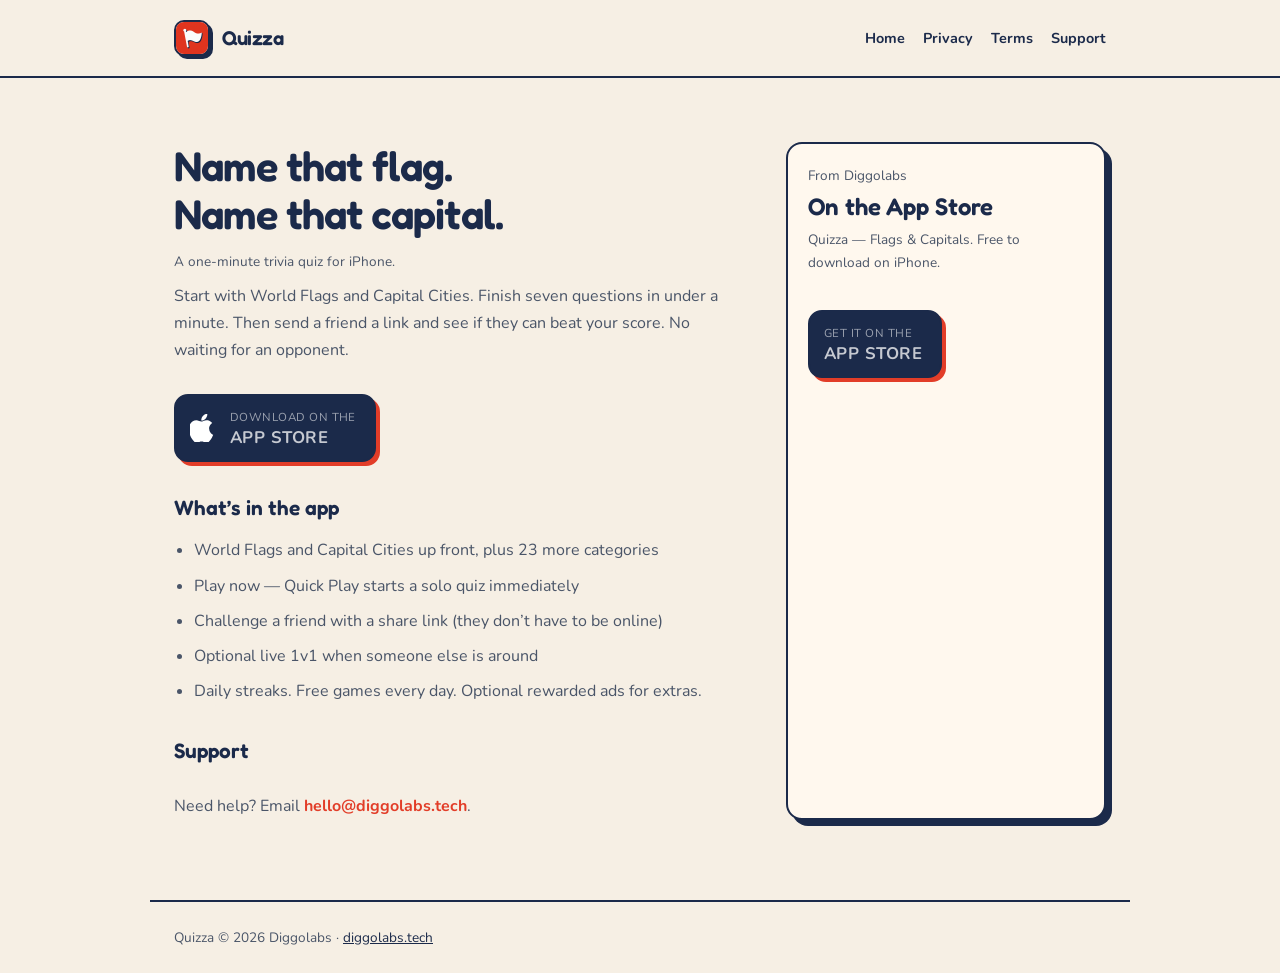
<file: index.html>
<!DOCTYPE html>
<html lang="en">
<head>
    <meta charset="UTF-8">
    <meta name="viewport" content="width=device-width, initial-scale=1.0">
    <title>Quizza — Flags &amp; Capitals Quiz for iPhone</title>
    <meta name="description" content="Name that flag. Name that capital. Finish a quiz in a minute, then challenge a friend. Free on the App Store.">
    <link rel="icon" type="image/png" href="app-icon.png">
    <link rel="apple-touch-icon" href="app-icon.png">
    <link rel="preconnect" href="https://fonts.googleapis.com">
    <link rel="preconnect" href="https://fonts.gstatic.com" crossorigin>
    <link href="https://fonts.googleapis.com/css2?family=Fredoka:wght@500;600;700&family=Nunito:wght@500;700&display=swap" rel="stylesheet">
    <style>
        :root {
            --ink: #0f172a;
            --muted: #475569;
            --line: #e2e8f0;
            --accent: #5b4cdb;
            --bg: #f8fafc;
            --card: #ffffff;
        }
        * { margin: 0; padding: 0; box-sizing: border-box; }
        body {
            font-family: system-ui, -apple-system, BlinkMacSystemFont, "Segoe UI", sans-serif;
            color: var(--ink);
            background: var(--bg);
            line-height: 1.7;
        }
        header {
            position: sticky;
            top: 0;
            background: rgba(248, 250, 252, 0.96);
            backdrop-filter: blur(12px);
            border-bottom: 1px solid var(--line);
            z-index: 10;
        }
        .nav {
            max-width: 980px;
            margin: 0 auto;
            padding: 20px 24px;
            display: flex;
            align-items: center;
            justify-content: space-between;
            gap: 16px;
        }
        .logo {
            font-size: 1.25rem;
            font-weight: 700;
            letter-spacing: -0.02em;
            color: var(--ink);
            text-decoration: none;
            display: inline-flex;
            align-items: center;
            gap: 10px;
        }
        .logo-icon {
            width: 34px;
            height: 34px;
            border-radius: 9px;
            border: 1px solid var(--line);
        }
        .nav-links { display: flex; gap: 18px; font-size: 0.9rem; }
        .nav-links a { color: var(--muted); text-decoration: none; }
        .nav-links a:hover { color: var(--ink); }
        main {
            max-width: 980px;
            margin: 0 auto;
            padding: 64px 24px 80px;
            display: grid;
            grid-template-columns: minmax(0, 1fr) minmax(0, 320px);
            gap: 48px;
        }
        .hero h1 {
            font-size: 2.6rem;
            letter-spacing: -0.02em;
            margin-bottom: 12px;
            line-height: 1.15;
        }
        .hero p { color: var(--muted); margin-bottom: 10px; }
        .store-badge {
            display: inline-flex;
            align-items: center;
            gap: 12px;
            margin-top: 20px;
            padding: 12px 18px 12px 14px;
            background: #000;
            color: #fff;
            text-decoration: none;
            border-radius: 12px;
        }
        .store-badge strong { display: block; font-size: 1.05rem; line-height: 1.2; }
        .store-badge span { font-size: 0.72rem; letter-spacing: 0.04em; text-transform: uppercase; opacity: 0.75; }
        .doc section { margin-top: 28px; }
        .doc h2 { font-size: 1.3rem; margin-bottom: 10px; }
        .doc p, .doc li { color: var(--muted); }
        .doc ul { margin: 12px 0 0 20px; }
        .doc li { margin-bottom: 8px; }
        .card {
            background: var(--card);
            border: 1px solid var(--line);
            border-radius: 18px;
            padding: 20px;
            box-shadow: 0 16px 40px rgba(15, 23, 42, 0.05);
        }
        .screenshots { display: grid; gap: 14px; margin-top: 16px; }
        .screenshots img {
            width: 100%;
            border-radius: 16px;
            border: 1px solid var(--line);
            display: block;
        }
        .meta { font-size: 0.85rem; color: var(--muted); }
        .contact { margin-top: 24px; }
        .contact a { color: var(--accent); text-decoration: none; }
        footer {
            max-width: 980px;
            margin: 0 auto;
            padding: 24px;
            border-top: 1px solid var(--line);
            color: var(--muted);
            font-size: 0.85rem;
        }
        @media (max-width: 900px) {
            main { grid-template-columns: 1fr; }
        }
    </style>
    <link rel="stylesheet" href="brand.css">
</head>
<body>
    <header>
        <div class="nav">
            <a class="logo" href="index.html">
                <img class="logo-icon" src="app-icon.png" alt="Quizza app icon">
                <span>Quizza</span>
            </a>
            <nav class="nav-links">
                <a href="index.html">Home</a>
                <a href="privacy.html">Privacy</a>
                <a href="terms.html">Terms</a>
                <a href="support.html">Support</a>
            </nav>
        </div>
    </header>

    <main>
        <div class="doc">
            <div class="hero">
                <h1>Name that flag.<br>Name that capital.</h1>
                <p class="meta">A one-minute trivia quiz for iPhone.</p>
                <p>Start with World Flags and Capital Cities. Finish seven questions in under a minute. Then send a friend a link and see if they can beat your score. No waiting for an opponent.</p>
                <a class="store-badge" href="https://apps.apple.com/app/id6758245751">
                    <svg width="28" height="28" viewBox="0 0 24 24" fill="currentColor" aria-hidden="true">
                        <path d="M16.365 12.63c-.03-3.2 2.61-4.74 2.73-4.81-1.49-2.18-3.81-2.48-4.63-2.51-1.97-.2-3.84 1.16-4.84 1.16-1.02 0-2.56-1.14-4.21-1.11-2.16.03-4.16 1.26-5.27 3.2-2.26 3.92-.58 9.71 1.62 12.89 1.08 1.56 2.35 3.3 4.02 3.24 1.62-.07 2.23-1.04 4.19-1.04 1.94 0 2.51 1.04 4.21 1.01 1.74-.03 2.84-1.59 3.9-3.16 1.23-1.8 1.74-3.55 1.77-3.64-.04-.02-3.38-1.3-3.41-5.13zM13.5 3.8c.89-1.08 1.49-2.58 1.33-4.08-1.29.05-2.85.86-3.77 1.94-.83.96-1.56 2.5-1.36 3.97 1.44.11 2.91-.73 3.8-1.83z"/>
                    </svg>
                    <span>
                        <span>Download on the</span>
                        <strong>App Store</strong>
                    </span>
                </a>
            </div>

            <section>
                <h2>What’s in the app</h2>
                <ul>
                    <li>World Flags and Capital Cities up front, plus 23 more categories</li>
                    <li>Play now — Quick Play starts a solo quiz immediately</li>
                    <li>Challenge a friend with a share link (they don’t have to be online)</li>
                    <li>Optional live 1v1 when someone else is around</li>
                    <li>Daily streaks. Free games every day. Optional rewarded ads for extras.</li>
                </ul>
            </section>

            <section>
                <h2>Support</h2>
                <p class="contact">Need help? Email <a href="mailto:hello@diggolabs.tech">hello@diggolabs.tech</a>.</p>
            </section>
        </div>

        <aside class="card">
            <div class="meta">From Diggolabs</div>
            <h2>On the App Store</h2>
            <p class="meta">Quizza — Flags &amp; Capitals. Free to download on iPhone.</p>
            <p style="margin-top:16px">
                <a class="store-badge" href="https://apps.apple.com/app/id6758245751">
                    <span>
                        <span>Get it on the</span>
                        <strong>App Store</strong>
                    </span>
                </a>
            </p>
        </aside>
    </main>

    <footer>
        Quizza © 2026 Diggolabs · <a href="https://diggolabs.tech">diggolabs.tech</a>
    </footer>
</body>
</html>
</file>
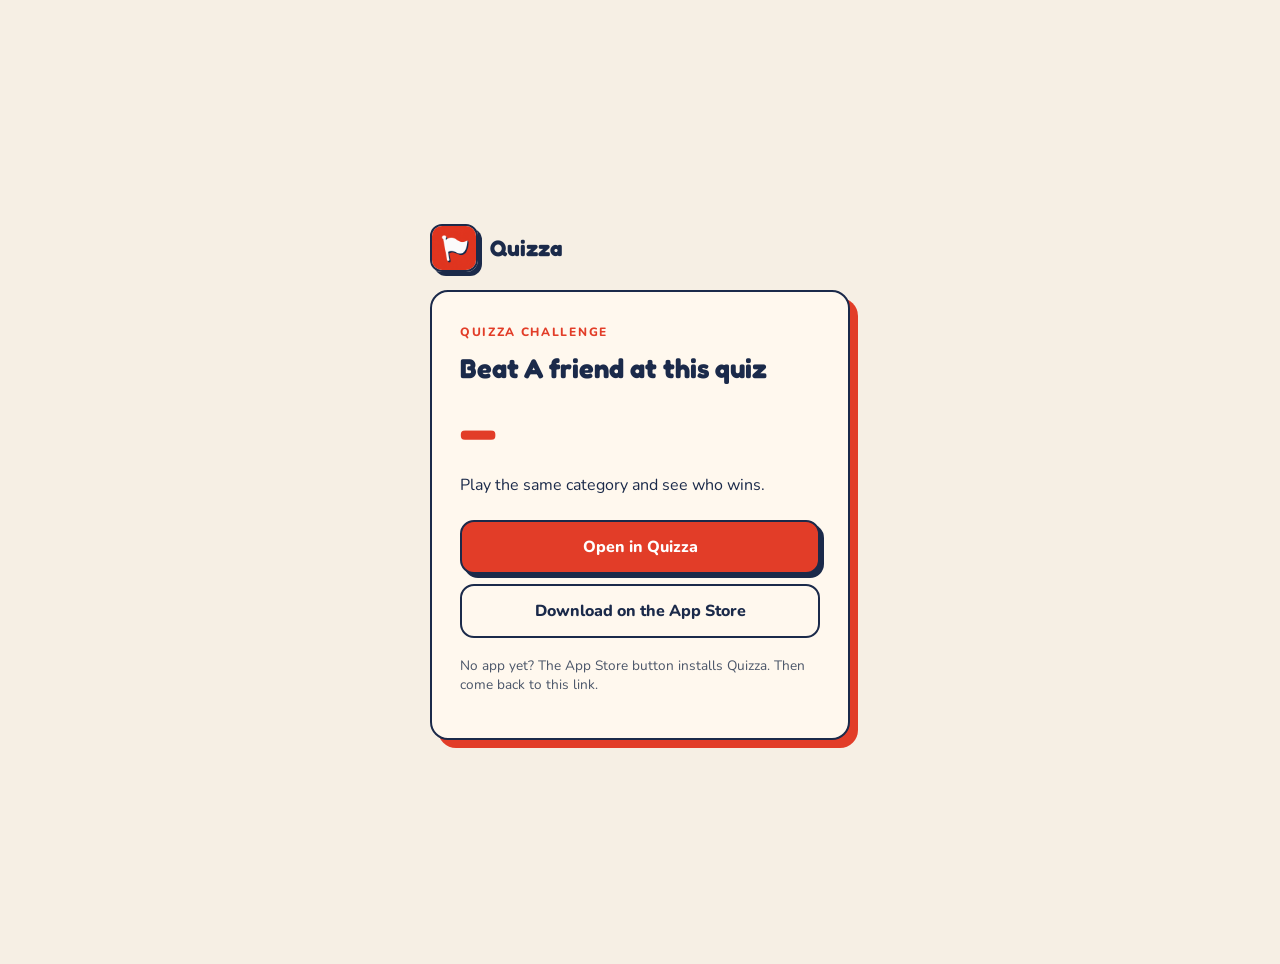
<file: challenge/index.html>
<!DOCTYPE html>
<html lang="en">
<head>
    <meta charset="UTF-8">
    <meta name="viewport" content="width=device-width, initial-scale=1.0">
    <title>Quizza challenge</title>
    <meta name="description" content="Someone challenged you to beat their Quizza score.">
    <link rel="icon" type="image/png" href="../app-icon.png">
    <link rel="preconnect" href="https://fonts.googleapis.com">
    <link rel="preconnect" href="https://fonts.gstatic.com" crossorigin>
    <link href="https://fonts.googleapis.com/css2?family=Fredoka:wght@600;700&family=Nunito:wght@600;700&display=swap" rel="stylesheet">
    <style>
        body {
            margin: 0;
            font-family: "Nunito", system-ui, sans-serif;
            background: #F6EFE4;
            color: #1B2A4A;
            min-height: 100vh;
            display: flex;
            align-items: center;
            justify-content: center;
            padding: 32px 20px;
        }
        .wrap {
            max-width: 420px;
            width: 100%;
        }
        .brand {
            display: flex;
            align-items: center;
            gap: 12px;
            margin-bottom: 18px;
            font-family: "Fredoka", sans-serif;
            font-weight: 700;
            font-size: 1.4rem;
        }
        .brand img {
            width: 44px;
            height: 44px;
            border-radius: 12px;
            border: 2.5px solid #1B2A4A;
            box-shadow: 4px 4px 0 #1B2A4A;
        }
        .card {
            background: #FFF8EE;
            border: 2.5px solid #1B2A4A;
            border-radius: 18px;
            padding: 32px 28px;
            box-shadow: 8px 8px 0 #E23D28;
        }
        .kicker {
            font-size: 12px;
            letter-spacing: 0.14em;
            font-weight: 800;
            color: #E23D28;
        }
        h1 {
            font-family: "Fredoka", sans-serif;
            font-size: 1.7rem;
            margin: 12px 0 8px;
            line-height: 1.2;
        }
        .score {
            font-family: "Fredoka", sans-serif;
            font-size: 3.4rem;
            font-weight: 700;
            margin: 12px 0;
            color: #E23D28;
        }
        p { margin: 0 0 12px; }
        .actions { display: grid; gap: 10px; margin-top: 24px; }
        a.btn {
            display: block;
            text-align: center;
            text-decoration: none;
            border-radius: 14px;
            padding: 14px 16px;
            font-weight: 800;
            border: 2.5px solid #1B2A4A;
        }
        .primary { background: #E23D28; color: #fff; box-shadow: 4px 4px 0 #1B2A4A; }
        .secondary { background: #FFF8EE; color: #1B2A4A; }
        .fallback { margin-top: 18px; font-size: 0.85rem; color: #4A5568; }
        .fallback a { color: inherit; }
    </style>
</head>
<body>
    <div class="wrap">
        <div class="brand">
            <img src="../app-icon.png" alt="Quizza">
            <span>Quizza</span>
        </div>
        <div class="card">
            <div class="kicker">QUIZZA CHALLENGE</div>
            <h1 id="headline">Beat this score</h1>
            <div class="score" id="score">—</div>
            <p id="detail">Open Quizza and play the same category.</p>
            <div class="actions">
                <a class="btn primary" id="open-app" href="quizza://challenge">Open in Quizza</a>
                <a class="btn secondary" href="https://apps.apple.com/app/id6758245751">Download on the App Store</a>
            </div>
            <p class="fallback">No app yet? The App Store button installs Quizza. Then come back to this link.</p>
        </div>
    </div>
    <script>
        const params = new URLSearchParams(window.location.search);
        const category = params.get("cn") || params.get("c") || "this quiz";
        const name = params.get("n") || "A friend";
        const score = params.get("s") || "";
        const correct = params.get("a");
        const total = params.get("q");

        document.getElementById("headline").textContent = "Beat " + name + " at " + category;
        if (score) document.getElementById("score").textContent = score;
        let detail = "Play the same category and see who wins.";
        if (correct && total) detail = name + " got " + correct + "/" + total + " correct.";
        document.getElementById("detail").textContent = detail;

        const appLink = "quizza://challenge?" + params.toString();
        document.getElementById("open-app").href = appLink;
        window.setTimeout(function () {
            window.location.href = appLink;
        }, 400);
    </script>
</body>
</html>
</file>
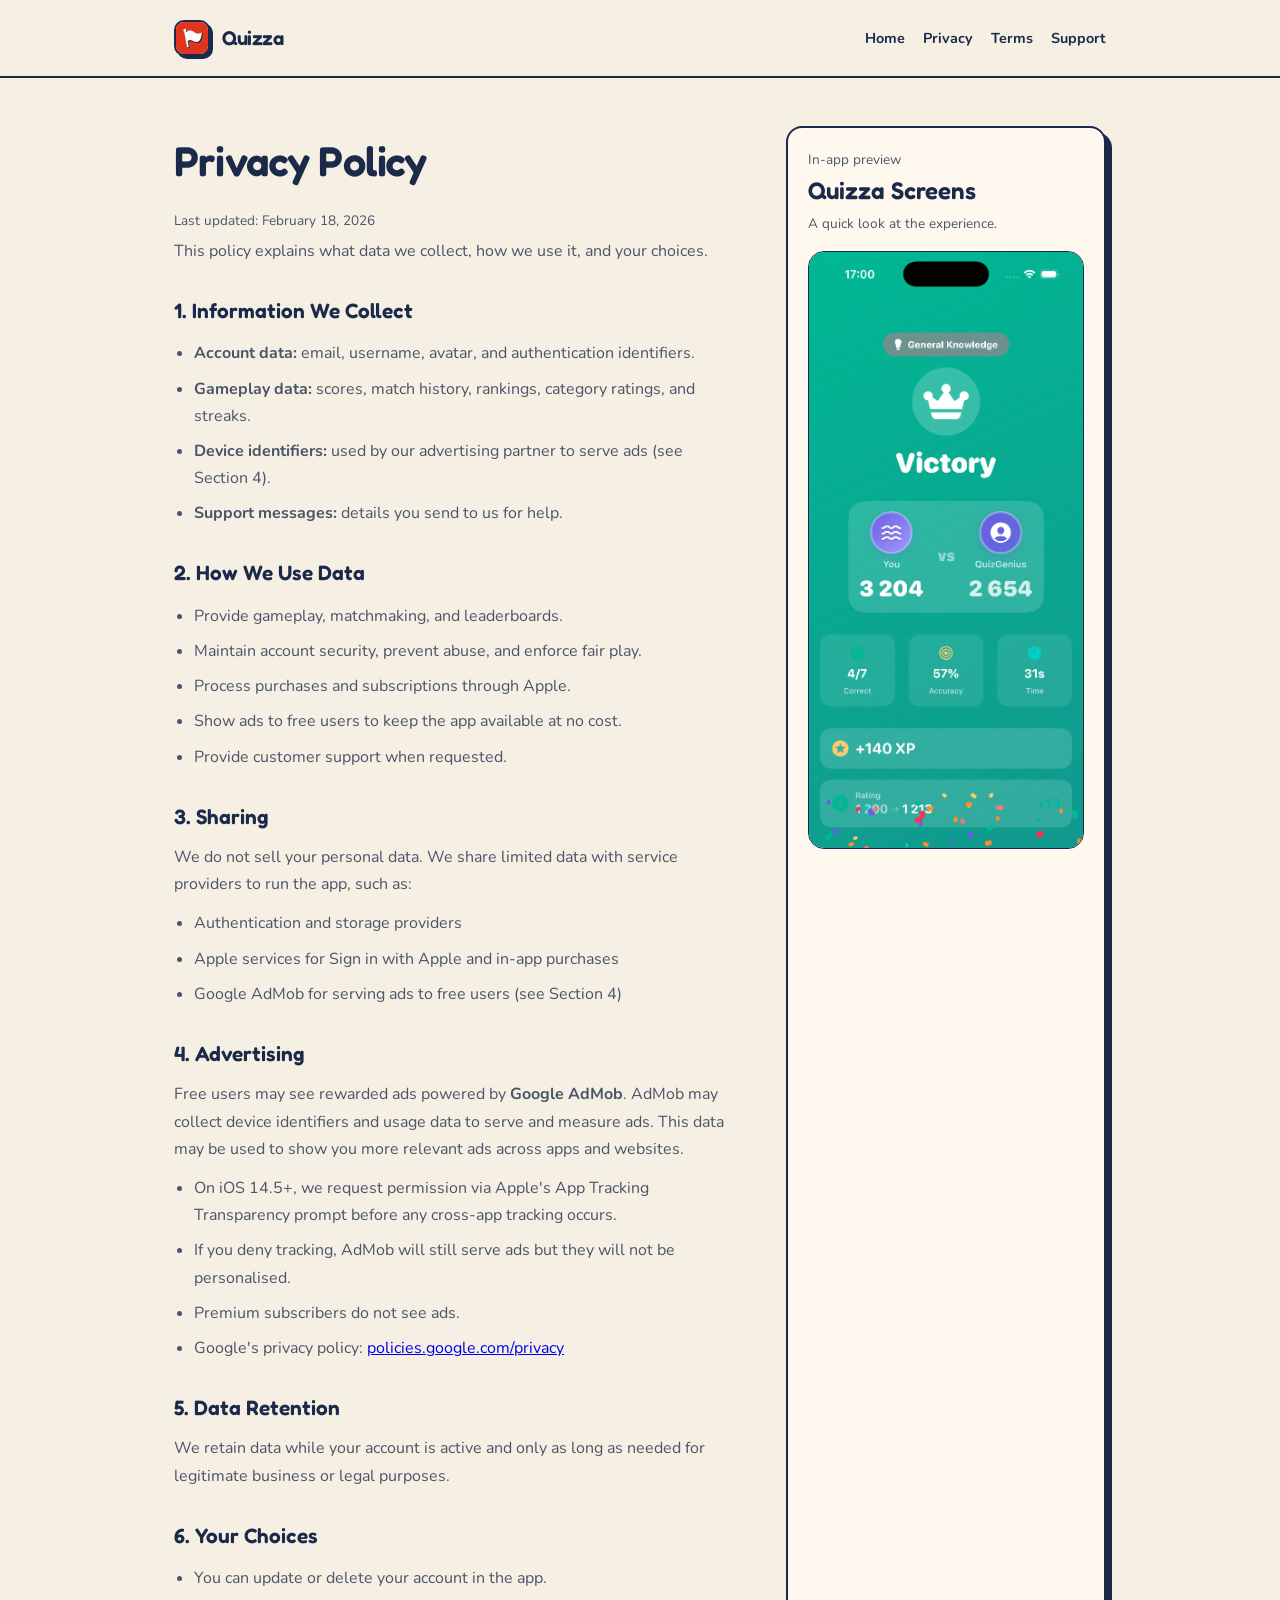
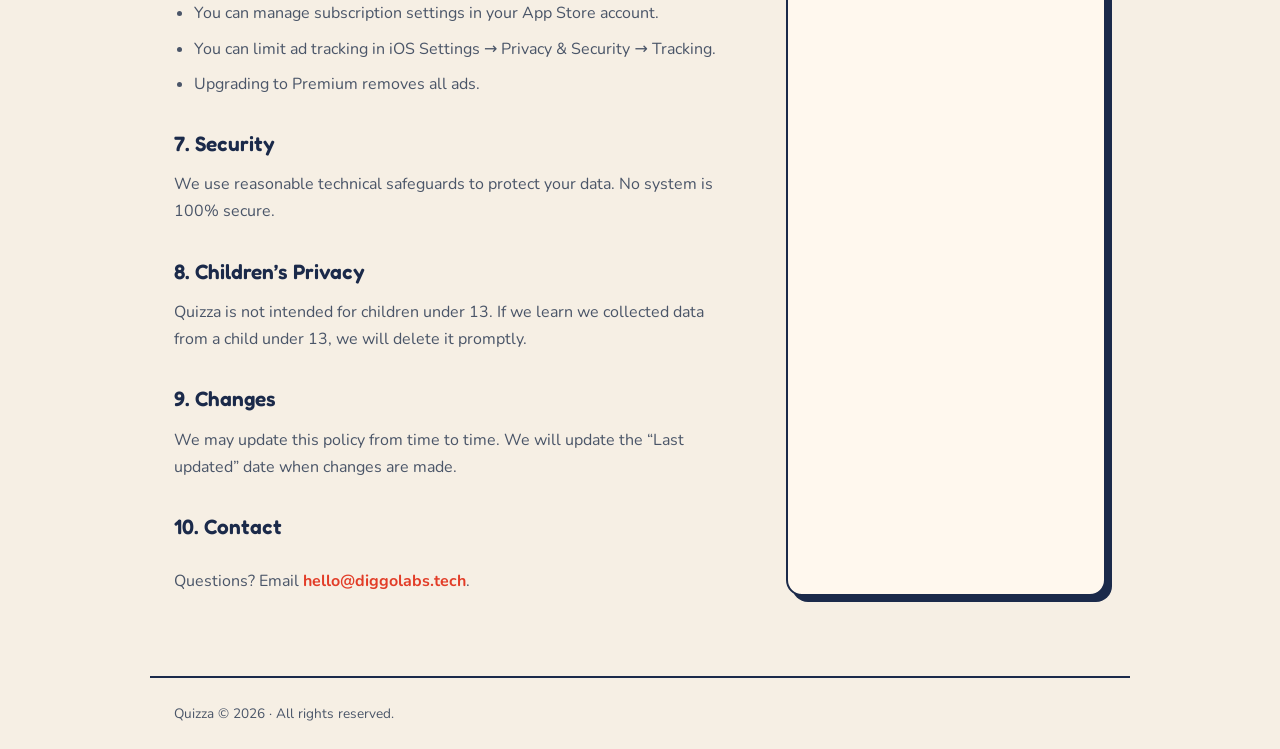
<file: privacy.html>
<!DOCTYPE html>
<html lang="en">
<head>
    <meta charset="UTF-8">
    <meta name="viewport" content="width=device-width, initial-scale=1.0">
    <title>Privacy — Quizza</title>
    <link rel="icon" type="image/png" href="app-icon.png">
    <link rel="apple-touch-icon" href="app-icon.png">
    <link rel="preconnect" href="https://fonts.googleapis.com">
    <link rel="preconnect" href="https://fonts.gstatic.com" crossorigin>
    <link href="https://fonts.googleapis.com/css2?family=Fredoka:wght@500;600;700&family=Nunito:wght@500;700&display=swap" rel="stylesheet">
    <style>
        :root {
            --ink: #0f172a;
            --muted: #475569;
            --line: #e2e8f0;
            --accent: #1d4ed8;
            --bg: #f8fafc;
            --card: #ffffff;
        }

        * {
            margin: 0;
            padding: 0;
            box-sizing: border-box;
        }

        body {
            font-family: system-ui, -apple-system, BlinkMacSystemFont, "Segoe UI", sans-serif;
            color: var(--ink);
            background: var(--bg);
            line-height: 1.7;
        }

        header {
            position: sticky;
            top: 0;
            background: rgba(248, 250, 252, 0.96);
            backdrop-filter: blur(12px);
            border-bottom: 1px solid var(--line);
            z-index: 10;
        }

        .nav {
            max-width: 980px;
            margin: 0 auto;
            padding: 20px 24px;
            display: flex;
            align-items: center;
            justify-content: space-between;
            gap: 16px;
        }

        .logo {
            font-size: 1.25rem;
            font-weight: 700;
            letter-spacing: -0.02em;
            color: var(--ink);
            text-decoration: none;
            display: inline-flex;
            align-items: center;
            gap: 10px;
        }

        .logo-icon {
            width: 34px;
            height: 34px;
            border-radius: 9px;
            border: 1px solid var(--line);
        }

        .nav-links {
            display: flex;
            gap: 18px;
            font-size: 0.9rem;
        }

        .nav-links a {
            color: var(--muted);
            text-decoration: none;
        }

        .nav-links a:hover {
            color: var(--ink);
        }

        main {
            max-width: 980px;
            margin: 0 auto;
            padding: 48px 24px 80px;
            display: grid;
            grid-template-columns: minmax(0, 1fr) minmax(0, 320px);
            gap: 48px;
        }

        .hero h1 {
            font-size: 2.6rem;
            letter-spacing: -0.02em;
            margin-bottom: 12px;
        }

        .hero p {
            color: var(--muted);
            margin-bottom: 6px;
        }

        .doc section {
            margin-top: 28px;
        }

        .doc h2 {
            font-size: 1.3rem;
            margin-bottom: 10px;
        }

        .doc p,
        .doc li {
            color: var(--muted);
        }

        .doc ul {
            margin: 12px 0 0 20px;
        }

        .doc li {
            margin-bottom: 8px;
        }

        .card {
            background: var(--card);
            border: 1px solid var(--line);
            border-radius: 18px;
            padding: 20px;
            box-shadow: 0 16px 40px rgba(15, 23, 42, 0.05);
        }

        .screenshots {
            display: grid;
            gap: 14px;
            margin-top: 16px;
        }

        .screenshots img {
            width: 100%;
            border-radius: 16px;
            border: 1px solid var(--line);
            display: block;
        }

        .meta {
            font-size: 0.85rem;
            color: var(--muted);
        }

        .contact {
            margin-top: 24px;
        }

        .contact a {
            color: var(--accent);
            text-decoration: none;
        }

        footer {
            max-width: 980px;
            margin: 0 auto;
            padding: 24px;
            border-top: 1px solid var(--line);
            color: var(--muted);
            font-size: 0.85rem;
        }

        @media (max-width: 900px) {
            main {
                grid-template-columns: 1fr;
            }
        }
    </style>
    <link rel="stylesheet" href="brand.css">
</head>
<body>
    <header>
        <div class="nav">
            <a class="logo" href="index.html">
                <img class="logo-icon" src="app-icon.png" alt="Quizza app icon">
                <span>Quizza</span>
            </a>
            <nav class="nav-links">
                <a href="index.html">Home</a>
                <a href="privacy.html">Privacy</a>
                <a href="terms.html">Terms</a>
                <a href="support.html">Support</a>
            </nav>
        </div>
    </header>

    <main>
        <div class="doc">
            <div class="hero">
                <h1>Privacy Policy</h1>
                <p class="meta">Last updated: February 18, 2026</p>
                <p>This policy explains what data we collect, how we use it, and your choices.</p>
            </div>

            <section>
                <h2>1. Information We Collect</h2>
                <ul>
                    <li><strong>Account data:</strong> email, username, avatar, and authentication identifiers.</li>
                    <li><strong>Gameplay data:</strong> scores, match history, rankings, category ratings, and streaks.</li>
                    <li><strong>Device identifiers:</strong> used by our advertising partner to serve ads (see Section 4).</li>
                    <li><strong>Support messages:</strong> details you send to us for help.</li>
                </ul>
            </section>

            <section>
                <h2>2. How We Use Data</h2>
                <ul>
                    <li>Provide gameplay, matchmaking, and leaderboards.</li>
                    <li>Maintain account security, prevent abuse, and enforce fair play.</li>
                    <li>Process purchases and subscriptions through Apple.</li>
                    <li>Show ads to free users to keep the app available at no cost.</li>
                    <li>Provide customer support when requested.</li>
                </ul>
            </section>

            <section>
                <h2>3. Sharing</h2>
                <p>We do not sell your personal data. We share limited data with service providers to run the app, such as:</p>
                <ul>
                    <li>Authentication and storage providers</li>
                    <li>Apple services for Sign in with Apple and in‑app purchases</li>
                    <li>Google AdMob for serving ads to free users (see Section 4)</li>
                </ul>
            </section>

            <section>
                <h2>4. Advertising</h2>
                <p>Free users may see rewarded ads powered by <strong>Google AdMob</strong>. AdMob may collect device identifiers and usage data to serve and measure ads. This data may be used to show you more relevant ads across apps and websites.</p>
                <ul>
                    <li>On iOS 14.5+, we request permission via Apple's App Tracking Transparency prompt before any cross-app tracking occurs.</li>
                    <li>If you deny tracking, AdMob will still serve ads but they will not be personalised.</li>
                    <li>Premium subscribers do not see ads.</li>
                    <li>Google's privacy policy: <a href="https://policies.google.com/privacy">policies.google.com/privacy</a></li>
                </ul>
            </section>

            <section>
                <h2>5. Data Retention</h2>
                <p>We retain data while your account is active and only as long as needed for legitimate business or legal purposes.</p>
            </section>

            <section>
                <h2>6. Your Choices</h2>
                <ul>
                    <li>You can update or delete your account in the app.</li>
                    <li>You can manage subscription settings in your App Store account.</li>
                    <li>You can limit ad tracking in iOS Settings → Privacy &amp; Security → Tracking.</li>
                    <li>Upgrading to Premium removes all ads.</li>
                </ul>
            </section>

            <section>
                <h2>7. Security</h2>
                <p>We use reasonable technical safeguards to protect your data. No system is 100% secure.</p>
            </section>

            <section>
                <h2>8. Children’s Privacy</h2>
                <p>Quizza is not intended for children under 13. If we learn we collected data from a child under 13, we will delete it promptly.</p>
            </section>

            <section>
                <h2>9. Changes</h2>
                <p>We may update this policy from time to time. We will update the “Last updated” date when changes are made.</p>
            </section>

            <section>
                <h2>10. Contact</h2>
                <p class="contact">Questions? Email <a href="mailto:hello@diggolabs.tech">hello@diggolabs.tech</a>.</p>
            </section>
        </div>

        <aside class="card">
            <div class="meta">In‑app preview</div>
            <h2>Quizza Screens</h2>
            <p class="meta">A quick look at the experience.</p>
            <div class="screenshots">
                <img src="screenshots/screen-1.png" alt="Quizza home screen">
            </div>
        </aside>
    </main>

    <footer>
        Quizza © 2026 · All rights reserved.
    </footer>
</body>
</html>
</file>
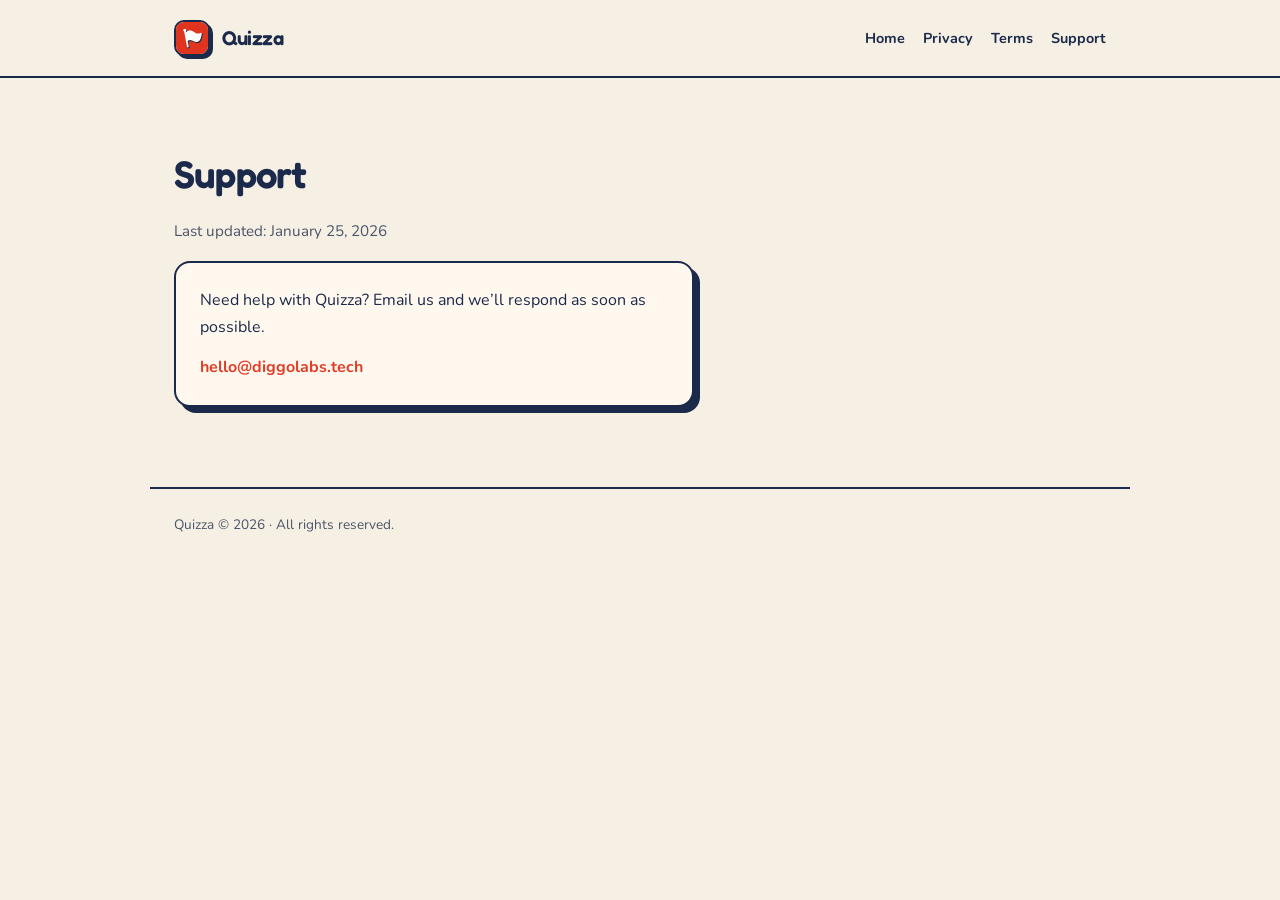
<file: support.html>
<!DOCTYPE html>
<html lang="en">
<head>
    <meta charset="UTF-8">
    <meta name="viewport" content="width=device-width, initial-scale=1.0">
    <title>Support — Quizza</title>
    <link rel="icon" type="image/png" href="app-icon.png">
    <link rel="apple-touch-icon" href="app-icon.png">
    <link rel="preconnect" href="https://fonts.googleapis.com">
    <link rel="preconnect" href="https://fonts.gstatic.com" crossorigin>
    <link href="https://fonts.googleapis.com/css2?family=Fredoka:wght@500;600;700&family=Nunito:wght@500;700&display=swap" rel="stylesheet">
    <style>
        :root {
            --ink: #0f172a;
            --muted: #475569;
            --line: #e2e8f0;
            --accent: #1d4ed8;
            --bg: #f8fafc;
            --card: #ffffff;
        }

        * {
            margin: 0;
            padding: 0;
            box-sizing: border-box;
        }

        body {
            font-family: system-ui, -apple-system, BlinkMacSystemFont, "Segoe UI", sans-serif;
            color: var(--ink);
            background: var(--bg);
            line-height: 1.7;
        }

        header {
            position: sticky;
            top: 0;
            background: rgba(248, 250, 252, 0.96);
            backdrop-filter: blur(12px);
            border-bottom: 1px solid var(--line);
            z-index: 10;
        }

        .nav {
            max-width: 980px;
            margin: 0 auto;
            padding: 20px 24px;
            display: flex;
            align-items: center;
            justify-content: space-between;
            gap: 16px;
        }

        .logo {
            font-size: 1.25rem;
            font-weight: 700;
            letter-spacing: -0.02em;
            color: var(--ink);
            text-decoration: none;
            display: inline-flex;
            align-items: center;
            gap: 10px;
        }

        .logo-icon {
            width: 34px;
            height: 34px;
            border-radius: 9px;
            border: 1px solid var(--line);
        }

        .nav-links {
            display: flex;
            gap: 18px;
            font-size: 0.9rem;
        }

        .nav-links a {
            color: var(--muted);
            text-decoration: none;
        }

        .nav-links a:hover {
            color: var(--ink);
        }

        main {
            max-width: 980px;
            margin: 0 auto;
            padding: 64px 24px 80px;
        }

        .hero h1 {
            font-size: 2.4rem;
            letter-spacing: -0.02em;
            margin-bottom: 12px;
        }

        .meta {
            font-size: 0.95rem;
            color: var(--muted);
            margin-bottom: 16px;
        }

        .card {
            background: var(--card);
            border: 1px solid var(--line);
            border-radius: 18px;
            padding: 24px;
            box-shadow: 0 16px 40px rgba(15, 23, 42, 0.05);
            max-width: 520px;
        }

        .contact a {
            color: var(--accent);
            text-decoration: none;
        }

        footer {
            max-width: 980px;
            margin: 0 auto;
            padding: 24px;
            border-top: 1px solid var(--line);
            color: var(--muted);
            font-size: 0.85rem;
        }
    </style>
    <link rel="stylesheet" href="brand.css">
</head>
<body>
    <header>
        <div class="nav">
            <a class="logo" href="index.html">
                <img class="logo-icon" src="app-icon.png" alt="Quizza app icon">
                <span>Quizza</span>
            </a>
            <nav class="nav-links">
                <a href="index.html">Home</a>
                <a href="privacy.html">Privacy</a>
                <a href="terms.html">Terms</a>
                <a href="support.html">Support</a>
            </nav>
        </div>
    </header>

    <main>
        <div class="hero">
            <h1>Support</h1>
            <p class="meta">Last updated: January 25, 2026</p>
        </div>

        <div class="card">
            <p>Need help with Quizza? Email us and we’ll respond as soon as possible.</p>
            <p class="contact" style="margin-top: 12px;">
                <a href="mailto:hello@diggolabs.tech">hello@diggolabs.tech</a>
            </p>
        </div>
    </main>

    <footer>
        Quizza © 2026 · All rights reserved.
    </footer>
</body>
</html>
</file>
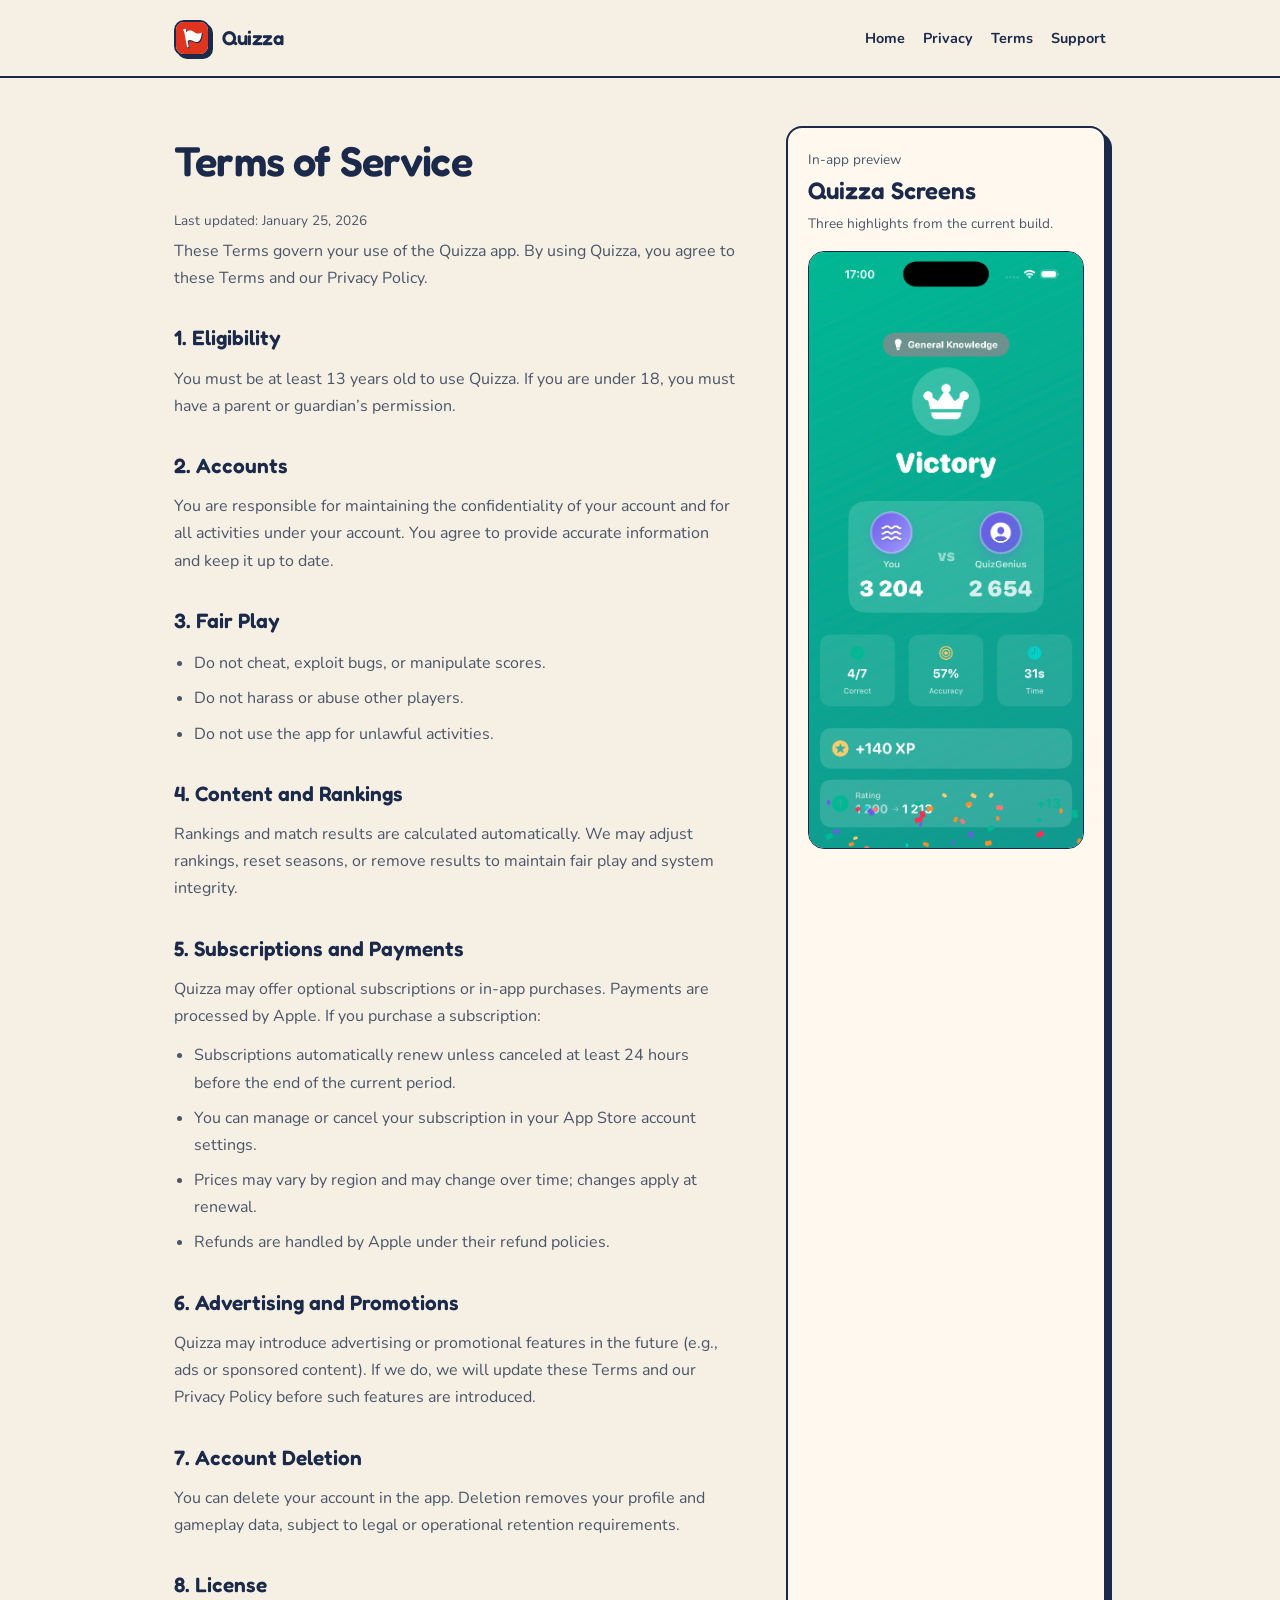
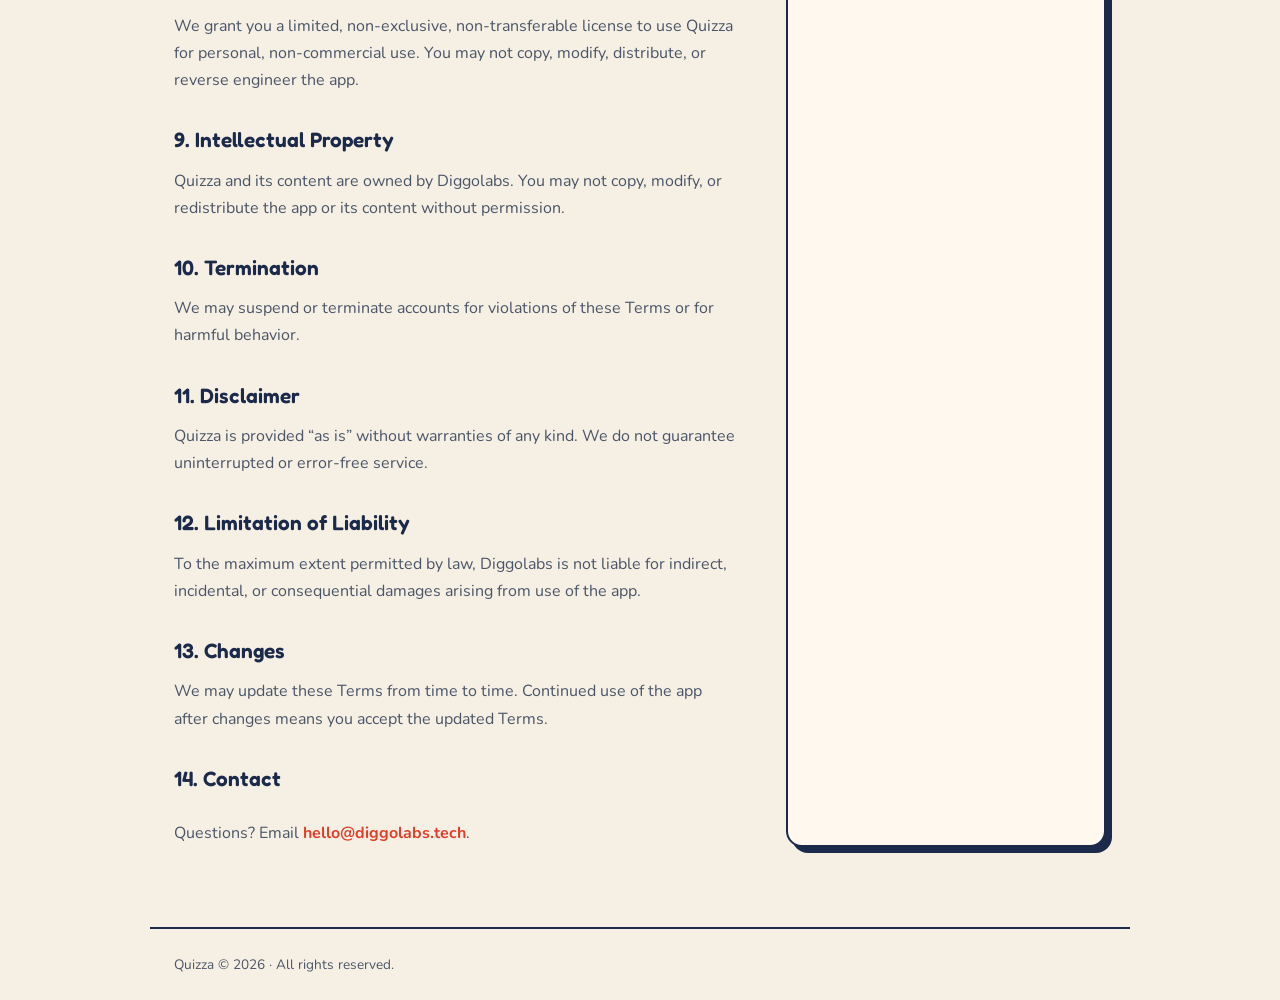
<file: terms.html>
<!DOCTYPE html>
<html lang="en">
<head>
    <meta charset="UTF-8">
    <meta name="viewport" content="width=device-width, initial-scale=1.0">
    <title>Terms — Quizza</title>
    <link rel="icon" type="image/png" href="app-icon.png">
    <link rel="apple-touch-icon" href="app-icon.png">
    <link rel="preconnect" href="https://fonts.googleapis.com">
    <link rel="preconnect" href="https://fonts.gstatic.com" crossorigin>
    <link href="https://fonts.googleapis.com/css2?family=Fredoka:wght@500;600;700&family=Nunito:wght@500;700&display=swap" rel="stylesheet">
    <style>
        :root {
            --ink: #0f172a;
            --muted: #475569;
            --line: #e2e8f0;
            --accent: #1d4ed8;
            --bg: #f8fafc;
            --card: #ffffff;
        }

        * {
            margin: 0;
            padding: 0;
            box-sizing: border-box;
        }

        body {
            font-family: system-ui, -apple-system, BlinkMacSystemFont, "Segoe UI", sans-serif;
            color: var(--ink);
            background: var(--bg);
            line-height: 1.7;
        }

        header {
            position: sticky;
            top: 0;
            background: rgba(248, 250, 252, 0.96);
            backdrop-filter: blur(12px);
            border-bottom: 1px solid var(--line);
            z-index: 10;
        }

        .nav {
            max-width: 980px;
            margin: 0 auto;
            padding: 20px 24px;
            display: flex;
            align-items: center;
            justify-content: space-between;
            gap: 16px;
        }

        .logo {
            font-size: 1.25rem;
            font-weight: 700;
            letter-spacing: -0.02em;
            color: var(--ink);
            text-decoration: none;
            display: inline-flex;
            align-items: center;
            gap: 10px;
        }

        .logo-icon {
            width: 34px;
            height: 34px;
            border-radius: 9px;
            border: 1px solid var(--line);
        }

        .nav-links {
            display: flex;
            gap: 18px;
            font-size: 0.9rem;
        }

        .nav-links a {
            color: var(--muted);
            text-decoration: none;
        }

        .nav-links a:hover {
            color: var(--ink);
        }

        main {
            max-width: 980px;
            margin: 0 auto;
            padding: 48px 24px 80px;
            display: grid;
            grid-template-columns: minmax(0, 1fr) minmax(0, 320px);
            gap: 48px;
        }

        .hero h1 {
            font-size: 2.6rem;
            letter-spacing: -0.02em;
            margin-bottom: 12px;
        }

        .hero p {
            color: var(--muted);
            margin-bottom: 6px;
        }

        .doc section {
            margin-top: 28px;
        }

        .doc h2 {
            font-size: 1.3rem;
            margin-bottom: 10px;
        }

        .doc p,
        .doc li {
            color: var(--muted);
        }

        .doc ul,
        .doc ol {
            margin: 12px 0 0 20px;
        }

        .doc li {
            margin-bottom: 8px;
        }

        .card {
            background: var(--card);
            border: 1px solid var(--line);
            border-radius: 18px;
            padding: 20px;
            box-shadow: 0 16px 40px rgba(15, 23, 42, 0.05);
        }

        .screenshots {
            display: grid;
            gap: 14px;
            margin-top: 16px;
        }

        .screenshots img {
            width: 100%;
            border-radius: 16px;
            border: 1px solid var(--line);
            display: block;
        }

        .meta {
            font-size: 0.85rem;
            color: var(--muted);
        }

        .contact {
            margin-top: 24px;
        }

        .contact a {
            color: var(--accent);
            text-decoration: none;
        }

        footer {
            max-width: 980px;
            margin: 0 auto;
            padding: 24px;
            border-top: 1px solid var(--line);
            color: var(--muted);
            font-size: 0.85rem;
        }

        @media (max-width: 900px) {
            main {
                grid-template-columns: 1fr;
            }
        }
    </style>
    <link rel="stylesheet" href="brand.css">
</head>
<body>
    <header>
        <div class="nav">
            <a class="logo" href="index.html">
                <img class="logo-icon" src="app-icon.png" alt="Quizza app icon">
                <span>Quizza</span>
            </a>
            <nav class="nav-links">
                <a href="index.html">Home</a>
                <a href="privacy.html">Privacy</a>
                <a href="terms.html">Terms</a>
                <a href="support.html">Support</a>
            </nav>
        </div>
    </header>

    <main>
        <div class="doc">
            <div class="hero">
                <h1>Terms of Service</h1>
                <p class="meta">Last updated: January 25, 2026</p>
                <p>These Terms govern your use of the Quizza app. By using Quizza, you agree to these Terms and our Privacy Policy.</p>
            </div>

            <section>
                <h2>1. Eligibility</h2>
                <p>You must be at least 13 years old to use Quizza. If you are under 18, you must have a parent or guardian’s permission.</p>
            </section>

            <section>
                <h2>2. Accounts</h2>
                <p>You are responsible for maintaining the confidentiality of your account and for all activities under your account. You agree to provide accurate information and keep it up to date.</p>
            </section>

            <section>
                <h2>3. Fair Play</h2>
                <ul>
                    <li>Do not cheat, exploit bugs, or manipulate scores.</li>
                    <li>Do not harass or abuse other players.</li>
                    <li>Do not use the app for unlawful activities.</li>
                </ul>
            </section>

            <section>
                <h2>4. Content and Rankings</h2>
                <p>Rankings and match results are calculated automatically. We may adjust rankings, reset seasons, or remove results to maintain fair play and system integrity.</p>
            </section>

            <section>
                <h2>5. Subscriptions and Payments</h2>
                <p>Quizza may offer optional subscriptions or in‑app purchases. Payments are processed by Apple. If you purchase a subscription:</p>
                <ul>
                    <li>Subscriptions automatically renew unless canceled at least 24 hours before the end of the current period.</li>
                    <li>You can manage or cancel your subscription in your App Store account settings.</li>
                    <li>Prices may vary by region and may change over time; changes apply at renewal.</li>
                    <li>Refunds are handled by Apple under their refund policies.</li>
                </ul>
            </section>

            <section>
                <h2>6. Advertising and Promotions</h2>
                <p>Quizza may introduce advertising or promotional features in the future (e.g., ads or sponsored content). If we do, we will update these Terms and our Privacy Policy before such features are introduced.</p>
            </section>

            <section>
                <h2>7. Account Deletion</h2>
                <p>You can delete your account in the app. Deletion removes your profile and gameplay data, subject to legal or operational retention requirements.</p>
            </section>

            <section>
                <h2>8. License</h2>
                <p>We grant you a limited, non‑exclusive, non‑transferable license to use Quizza for personal, non‑commercial use. You may not copy, modify, distribute, or reverse engineer the app.</p>
            </section>

            <section>
                <h2>9. Intellectual Property</h2>
                <p>Quizza and its content are owned by Diggolabs. You may not copy, modify, or redistribute the app or its content without permission.</p>
            </section>

            <section>
                <h2>10. Termination</h2>
                <p>We may suspend or terminate accounts for violations of these Terms or for harmful behavior.</p>
            </section>

            <section>
                <h2>11. Disclaimer</h2>
                <p>Quizza is provided “as is” without warranties of any kind. We do not guarantee uninterrupted or error‑free service.</p>
            </section>

            <section>
                <h2>12. Limitation of Liability</h2>
                <p>To the maximum extent permitted by law, Diggolabs is not liable for indirect, incidental, or consequential damages arising from use of the app.</p>
            </section>

            <section>
                <h2>13. Changes</h2>
                <p>We may update these Terms from time to time. Continued use of the app after changes means you accept the updated Terms.</p>
            </section>

            <section>
                <h2>14. Contact</h2>
                <p class="contact">Questions? Email <a href="mailto:hello@diggolabs.tech">hello@diggolabs.tech</a>.</p>
            </section>
        </div>

        <aside class="card">
            <div class="meta">In‑app preview</div>
            <h2>Quizza Screens</h2>
            <p class="meta">Three highlights from the current build.</p>
            <div class="screenshots">
                <img src="screenshots/screen-1.png" alt="Quizza home screen">
            </div>
        </aside>
    </main>

    <footer>
        Quizza © 2026 · All rights reserved.
    </footer>
</body>
</html>
</file>
<file: brand.css>
:root {
    --ink: #1B2A4A;
    --muted: #4A5568;
    --line: #1B2A4A;
    --accent: #E23D28;
    --bg: #F6EFE4;
    --card: #FFF8EE;
    --stamp: #FFF8EE;
}

body {
    font-family: "Nunito", system-ui, -apple-system, BlinkMacSystemFont, "Segoe UI", sans-serif;
    color: var(--ink);
    background: var(--bg);
}

h1, h2, .logo span {
    font-family: "Fredoka", system-ui, sans-serif;
    font-weight: 600;
}

header {
    background: var(--bg);
    backdrop-filter: none;
    border-bottom: 2.5px solid var(--ink);
}

.logo {
    color: var(--ink);
    gap: 12px;
}

.logo-icon {
    width: 36px;
    height: 36px;
    border-radius: 10px;
    border: 2.5px solid var(--ink);
    box-shadow: 3px 3px 0 var(--ink);
    background: #E23D28;
}

.nav-links a {
    color: var(--ink);
    font-weight: 700;
}

.nav-links a:hover {
    color: var(--accent);
}

.card {
    background: var(--card);
    border: 2.5px solid var(--ink);
    border-radius: 16px;
    box-shadow: 6px 6px 0 var(--ink);
}

.store-badge {
    background: var(--ink);
    color: #fff;
    border: 2.5px solid var(--ink);
    border-radius: 14px;
    box-shadow: 4px 4px 0 var(--accent);
}

.contact a {
    color: var(--accent);
    font-weight: 700;
}

footer {
    border-top: 2.5px solid var(--ink);
    color: var(--muted);
}

footer a {
    color: var(--ink);
}
</file>
